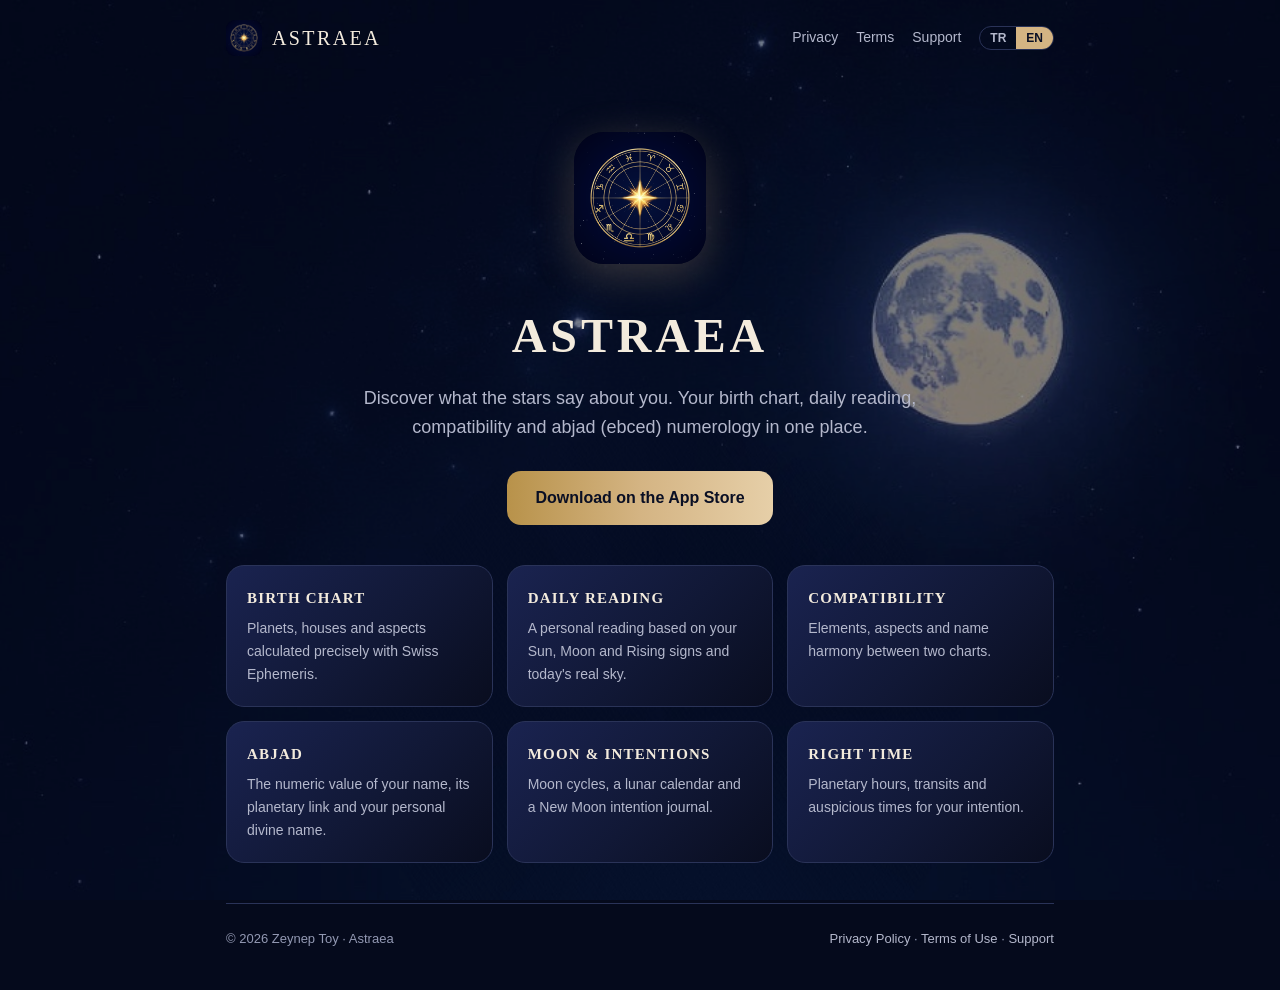
<file: index.html>
<!doctype html>
<html lang="tr">
<head>
<meta charset="utf-8">
<meta name="viewport" content="width=device-width, initial-scale=1">
<title>Astraea</title>
<meta name="description" content="Astraea: astrology, birth chart, compatibility and abjad (ebced) readings.">
<meta name="theme-color" content="#0A0F24">
<link rel="icon" type="image/png" href="/assets/favicon.png">
<link rel="apple-touch-icon" href="/assets/icon-180.png">
<link rel="stylesheet" href="/styles.css">
</head>
<body data-title-tr="Astraea" data-title-en="Astraea">
<div class="wrap">
  <header class="site">
    <a class="brand" href="/"><img src="/assets/icon-180.png" alt="">Astraea</a>
    <nav class="links">
      <a href="/privacy" class="hide-sm"><span data-lang="tr">Gizlilik</span><span data-lang="en">Privacy</span></a>
      <a href="/terms" class="hide-sm"><span data-lang="tr">Koşullar</span><span data-lang="en">Terms</span></a>
      <a href="/support"><span data-lang="tr">Destek</span><span data-lang="en">Support</span></a>
      <span class="lang"><button data-set="tr">TR</button><button data-set="en">EN</button></span>
    </nav>
  </header>

    <div class="hero">
      <img class="icon" src="/assets/icon-512.png" alt="Astraea">
      <h1>Astraea</h1>
      <p class="tagline" data-lang="tr">Yıldızların senin için ne söylediğini keşfet. Doğum haritan, günlük yorumun, uyumun ve ebced hesabın tek bir yerde.</p>
      <p class="tagline" data-lang="en">Discover what the stars say about you. Your birth chart, daily reading, compatibility and abjad (ebced) numerology in one place.</p>
      <a class="button" href="https://apps.apple.com/app/id6766024186">
        <span data-lang="tr">App Store'dan İndir</span><span data-lang="en">Download on the App Store</span>
      </a>
    </div>
    <div class="grid">
      <div class="card"><h3 data-lang="tr">Doğum Haritası</h3><h3 data-lang="en">Birth Chart</h3>
        <p data-lang="tr">Swiss Ephemeris ile hassas hesaplanan gezegenler, evler ve açılar.</p>
        <p data-lang="en">Planets, houses and aspects calculated precisely with Swiss Ephemeris.</p></div>
      <div class="card"><h3 data-lang="tr">Günlük Yorum</h3><h3 data-lang="en">Daily Reading</h3>
        <p data-lang="tr">Güneş, Ay ve Yükselen burcuna ve günün gerçek gökyüzüne göre kişisel yorum.</p>
        <p data-lang="en">A personal reading based on your Sun, Moon and Rising signs and today's real sky.</p></div>
      <div class="card"><h3 data-lang="tr">Uyum</h3><h3 data-lang="en">Compatibility</h3>
        <p data-lang="tr">İki haritanın elementleri, açıları ve isim uyumu.</p>
        <p data-lang="en">Elements, aspects and name harmony between two charts.</p></div>
      <div class="card"><h3 data-lang="tr">Ebced</h3><h3 data-lang="en">Abjad</h3>
        <p data-lang="tr">İsminin sayısal değeri, gezegen bağlantısı ve sana özel esma.</p>
        <p data-lang="en">The numeric value of your name, its planetary link and your personal divine name.</p></div>
      <div class="card"><h3 data-lang="tr">Ay ve Niyet</h3><h3 data-lang="en">Moon &amp; Intentions</h3>
        <p data-lang="tr">Ay döngüleri, takvim ve Yeni Ay niyet defteri.</p>
        <p data-lang="en">Moon cycles, a lunar calendar and a New Moon intention journal.</p></div>
      <div class="card"><h3 data-lang="tr">Doğru Zaman</h3><h3 data-lang="en">Right Time</h3>
        <p data-lang="tr">Gezegen saatleri, transitler ve niyetine göre uygun zamanlar.</p>
        <p data-lang="en">Planetary hours, transits and auspicious times for your intention.</p></div>
    </div>

  <footer class="site">
    <span>© <span id="year">2026</span> Zeynep Toy · Astraea</span>
    <span>
      <a href="/privacy"><span data-lang="tr">Gizlilik Politikası</span><span data-lang="en">Privacy Policy</span></a> ·
      <a href="/terms"><span data-lang="tr">Kullanım Koşulları</span><span data-lang="en">Terms of Use</span></a> ·
      <a href="/support"><span data-lang="tr">Destek</span><span data-lang="en">Support</span></a>
    </span>
  </footer>
</div>
<script src="/lang.js"></script>
</body>
</html>
</file>
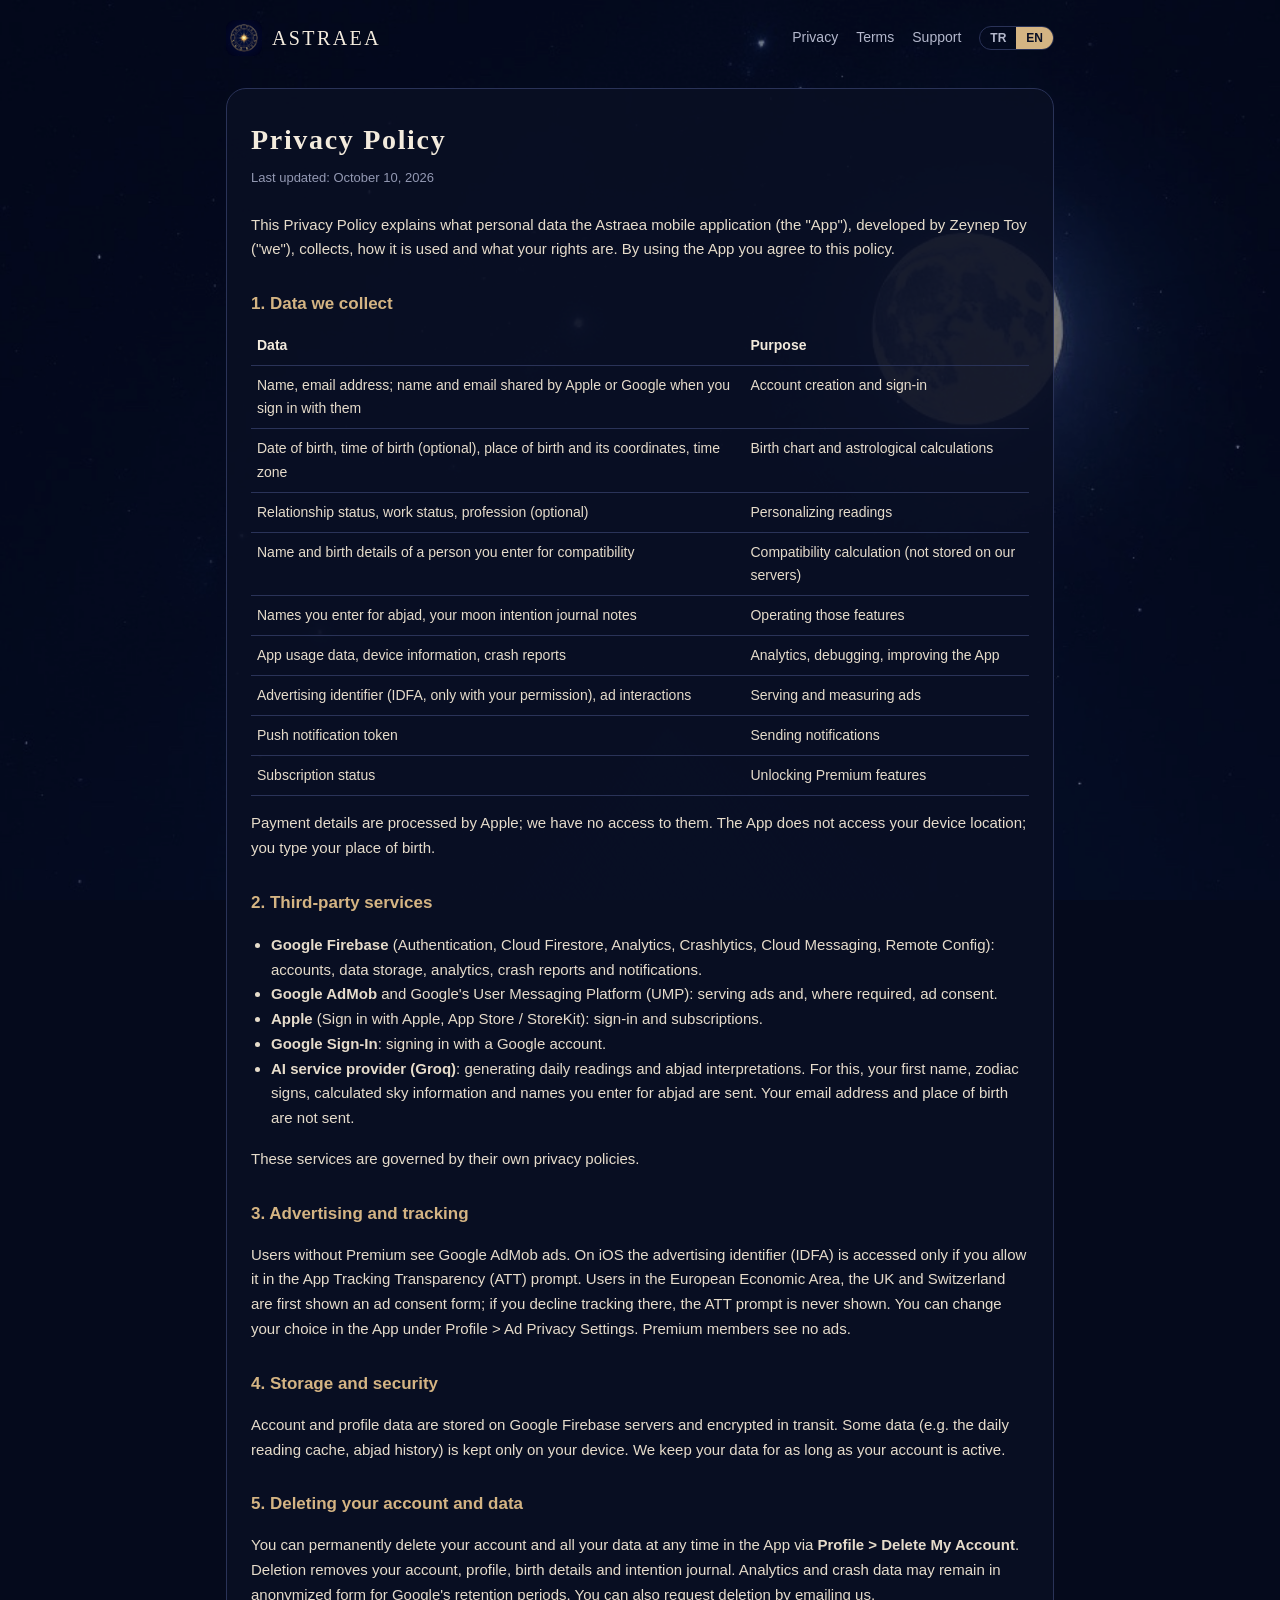
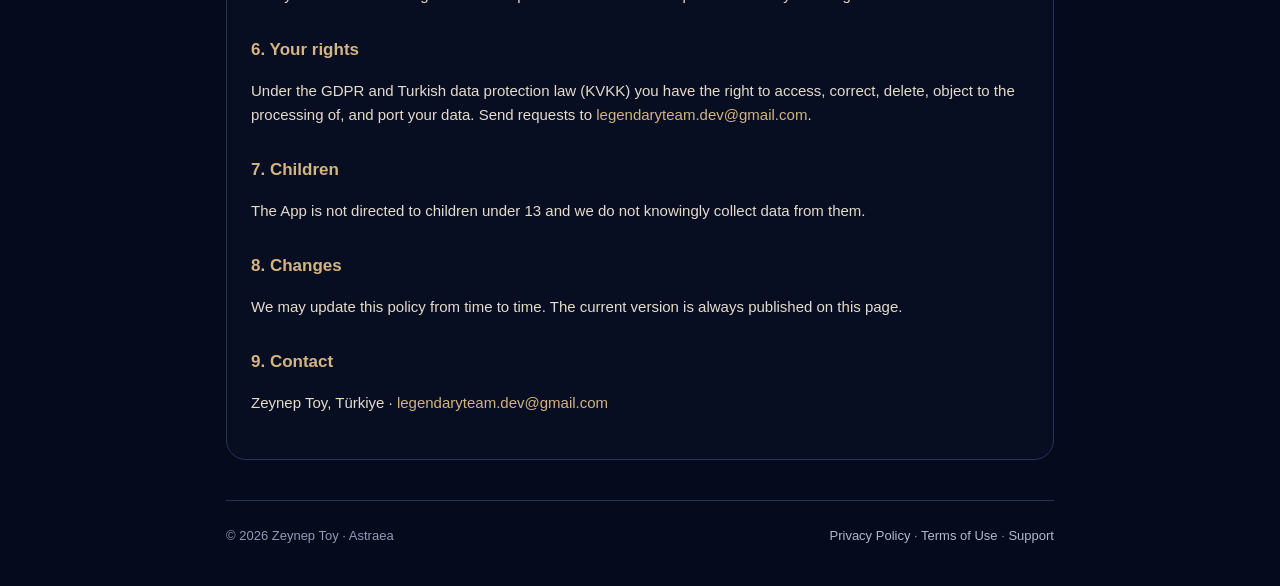
<file: privacy.html>
<!doctype html>
<html lang="tr">
<head>
<meta charset="utf-8">
<meta name="viewport" content="width=device-width, initial-scale=1">
<title>Gizlilik Politikası · Astraea</title>
<meta name="description" content="Astraea: astrology, birth chart, compatibility and abjad (ebced) readings.">
<meta name="theme-color" content="#0A0F24">
<link rel="icon" type="image/png" href="/assets/favicon.png">
<link rel="apple-touch-icon" href="/assets/icon-180.png">
<link rel="stylesheet" href="/styles.css">
</head>
<body data-title-tr="Gizlilik Politikası · Astraea" data-title-en="Privacy Policy · Astraea">
<div class="wrap">
  <header class="site">
    <a class="brand" href="/"><img src="/assets/icon-180.png" alt="">Astraea</a>
    <nav class="links">
      <a href="/privacy" class="hide-sm"><span data-lang="tr">Gizlilik</span><span data-lang="en">Privacy</span></a>
      <a href="/terms" class="hide-sm"><span data-lang="tr">Koşullar</span><span data-lang="en">Terms</span></a>
      <a href="/support"><span data-lang="tr">Destek</span><span data-lang="en">Support</span></a>
      <span class="lang"><button data-set="tr">TR</button><button data-set="en">EN</button></span>
    </nav>
  </header>

    <article class="doc" data-lang="tr">
      <h1>Gizlilik Politikası</h1>
      <div class="updated">Son güncelleme: 10 Ekim 2026</div>
      <p>Bu Gizlilik Politikası, Zeynep Toy ("biz") tarafından geliştirilen Astraea mobil uygulamasının ("Uygulama") hangi kişisel verileri topladığını, nasıl kullandığını ve haklarını açıklar. Uygulamayı kullanarak bu politikayı kabul etmiş olursun.</p>

      <h2>1. Topladığımız veriler</h2>
      <table>
        <tr><th>Veri</th><th>Amaç</th></tr>
        <tr><td>Ad, e-posta adresi; Apple veya Google ile girişte bu hizmetlerin paylaştığı ad ve e-posta</td><td>Hesap oluşturma ve giriş</td></tr>
        <tr><td>Doğum tarihi, doğum saati (isteğe bağlı), doğum yeri ve koordinatları, saat dilimi</td><td>Doğum haritası ve astrolojik hesaplamalar</td></tr>
        <tr><td>İlişki durumu, iş durumu, meslek (isteğe bağlı)</td><td>Yorumları kişiselleştirme</td></tr>
        <tr><td>Uyum için girdiğin kişinin adı ve doğum bilgileri</td><td>Uyum hesaplaması (sunucuda saklanmaz)</td></tr>
        <tr><td>Ebced için girdiğin isimler, Ay niyet defteri notların</td><td>İlgili özelliklerin çalışması</td></tr>
        <tr><td>Uygulama kullanım verileri, cihaz bilgileri, çökme raporları</td><td>Analiz, hata ayıklama, uygulamayı geliştirme</td></tr>
        <tr><td>Reklam kimliği (IDFA, yalnızca izin verirsen), reklam etkileşimleri</td><td>Reklam gösterimi ve ölçümü</td></tr>
        <tr><td>Bildirim belirteci (push token)</td><td>Bildirim gönderme</td></tr>
        <tr><td>Abonelik durumu</td><td>Premium özelliklerin açılması</td></tr>
      </table>
      <p>Ödeme bilgilerin (kart bilgileri vb.) Apple tarafından işlenir; bu bilgilere erişimimiz yoktur. Uygulama konumunu otomatik olarak almaz; doğum yerini sen yazarsın.</p>

      <h2>2. Kullandığımız üçüncü taraf hizmetler</h2>
      <ul>
        <li><b>Google Firebase</b> (Authentication, Cloud Firestore, Analytics, Crashlytics, Cloud Messaging, Remote Config): hesap, veri saklama, analiz, çökme raporları ve bildirimler.</li>
        <li><b>Google AdMob</b> ve Google'ın kullanıcı mesajlaşma platformu (UMP): reklam gösterimi ve gerekli bölgelerde reklam onayı.</li>
        <li><b>Apple</b> (Sign in with Apple, App Store / StoreKit): giriş ve abonelik işlemleri.</li>
        <li><b>Google Sign-In</b>: Google hesabıyla giriş.</li>
        <li><b>Yapay zekâ hizmet sağlayıcısı (Groq)</b>: günlük yorum ve ebced yorumlarının üretilmesi. Bu amaçla adın, burç bilgilerin, hesaplanmış gökyüzü bilgileri ve ebced için girdiğin isimler gönderilir. E-posta adresin ve doğum yerin gönderilmez.</li>
      </ul>
      <p>Bu hizmetlerin kendi gizlilik politikaları geçerlidir.</p>

      <h2>3. Reklamlar ve takip</h2>
      <p>Premium olmayan kullanıcılara Google AdMob reklamları gösterilir. iOS'ta reklam kimliğine (IDFA) yalnızca Uygulama Takip Şeffaflığı (ATT) penceresinde izin verirsen erişilir. Avrupa Ekonomik Alanı, Birleşik Krallık ve İsviçre'deki kullanıcılara önce reklam onay formu gösterilir; bu formda takibi reddedersen ATT izni hiç istenmez. Tercihini Uygulama içinde Profil &gt; Reklam Gizlilik Ayarları bölümünden değiştirebilirsin. Premium üyelere reklam gösterilmez.</p>

      <h2>4. Verilerin saklanması ve güvenliği</h2>
      <p>Hesap ve profil verilerin Google Firebase sunucularında saklanır ve aktarım sırasında şifrelenir. Bazı veriler (ör. günlük yorum önbelleği, ebced geçmişi) yalnızca cihazında tutulur. Verilerini hesabın aktif olduğu sürece saklarız.</p>

      <h2>5. Hesabın ve verilerin silinmesi</h2>
      <p>Hesabını ve tüm verilerini istediğin zaman Uygulama içinden <b>Profil &gt; Hesabımı Sil</b> adımıyla kalıcı olarak silebilirsin. Silme işlemi hesabını, profilini, doğum bilgilerini ve niyet defterini kaldırır. Analiz ve çökme verileri anonimleştirilmiş olarak Google'ın saklama süreleri boyunca kalabilir. Ayrıca bize e-postayla yazarak silme talep edebilirsin.</p>

      <h2>6. Hakların</h2>
      <p>KVKK ve GDPR kapsamında verilerine erişme, düzeltme, silme, işlenmesine itiraz etme ve taşınabilirlik haklarına sahipsin. Talepler için <a href="mailto:legendaryteam.dev@gmail.com">legendaryteam.dev@gmail.com</a> adresine yazabilirsin.</p>

      <h2>7. Çocuklar</h2>
      <p>Uygulama 13 yaşından küçük çocuklara yönelik değildir ve bilerek bu yaştaki çocuklardan veri toplamayız.</p>

      <h2>8. Değişiklikler</h2>
      <p>Bu politikayı zaman zaman güncelleyebiliriz. Güncel sürüm her zaman bu sayfada yayımlanır.</p>

      <h2>9. İletişim</h2>
      <p>Zeynep Toy, Türkiye · <a href="mailto:legendaryteam.dev@gmail.com">legendaryteam.dev@gmail.com</a></p>
    </article>

    <article class="doc" data-lang="en">
      <h1>Privacy Policy</h1>
      <div class="updated">Last updated: October 10, 2026</div>
      <p>This Privacy Policy explains what personal data the Astraea mobile application (the "App"), developed by Zeynep Toy ("we"), collects, how it is used and what your rights are. By using the App you agree to this policy.</p>

      <h2>1. Data we collect</h2>
      <table>
        <tr><th>Data</th><th>Purpose</th></tr>
        <tr><td>Name, email address; name and email shared by Apple or Google when you sign in with them</td><td>Account creation and sign-in</td></tr>
        <tr><td>Date of birth, time of birth (optional), place of birth and its coordinates, time zone</td><td>Birth chart and astrological calculations</td></tr>
        <tr><td>Relationship status, work status, profession (optional)</td><td>Personalizing readings</td></tr>
        <tr><td>Name and birth details of a person you enter for compatibility</td><td>Compatibility calculation (not stored on our servers)</td></tr>
        <tr><td>Names you enter for abjad, your moon intention journal notes</td><td>Operating those features</td></tr>
        <tr><td>App usage data, device information, crash reports</td><td>Analytics, debugging, improving the App</td></tr>
        <tr><td>Advertising identifier (IDFA, only with your permission), ad interactions</td><td>Serving and measuring ads</td></tr>
        <tr><td>Push notification token</td><td>Sending notifications</td></tr>
        <tr><td>Subscription status</td><td>Unlocking Premium features</td></tr>
      </table>
      <p>Payment details are processed by Apple; we have no access to them. The App does not access your device location; you type your place of birth.</p>

      <h2>2. Third-party services</h2>
      <ul>
        <li><b>Google Firebase</b> (Authentication, Cloud Firestore, Analytics, Crashlytics, Cloud Messaging, Remote Config): accounts, data storage, analytics, crash reports and notifications.</li>
        <li><b>Google AdMob</b> and Google's User Messaging Platform (UMP): serving ads and, where required, ad consent.</li>
        <li><b>Apple</b> (Sign in with Apple, App Store / StoreKit): sign-in and subscriptions.</li>
        <li><b>Google Sign-In</b>: signing in with a Google account.</li>
        <li><b>AI service provider (Groq)</b>: generating daily readings and abjad interpretations. For this, your first name, zodiac signs, calculated sky information and names you enter for abjad are sent. Your email address and place of birth are not sent.</li>
      </ul>
      <p>These services are governed by their own privacy policies.</p>

      <h2>3. Advertising and tracking</h2>
      <p>Users without Premium see Google AdMob ads. On iOS the advertising identifier (IDFA) is accessed only if you allow it in the App Tracking Transparency (ATT) prompt. Users in the European Economic Area, the UK and Switzerland are first shown an ad consent form; if you decline tracking there, the ATT prompt is never shown. You can change your choice in the App under Profile &gt; Ad Privacy Settings. Premium members see no ads.</p>

      <h2>4. Storage and security</h2>
      <p>Account and profile data are stored on Google Firebase servers and encrypted in transit. Some data (e.g. the daily reading cache, abjad history) is kept only on your device. We keep your data for as long as your account is active.</p>

      <h2>5. Deleting your account and data</h2>
      <p>You can permanently delete your account and all your data at any time in the App via <b>Profile &gt; Delete My Account</b>. Deletion removes your account, profile, birth details and intention journal. Analytics and crash data may remain in anonymized form for Google's retention periods. You can also request deletion by emailing us.</p>

      <h2>6. Your rights</h2>
      <p>Under the GDPR and Turkish data protection law (KVKK) you have the right to access, correct, delete, object to the processing of, and port your data. Send requests to <a href="mailto:legendaryteam.dev@gmail.com">legendaryteam.dev@gmail.com</a>.</p>

      <h2>7. Children</h2>
      <p>The App is not directed to children under 13 and we do not knowingly collect data from them.</p>

      <h2>8. Changes</h2>
      <p>We may update this policy from time to time. The current version is always published on this page.</p>

      <h2>9. Contact</h2>
      <p>Zeynep Toy, Türkiye · <a href="mailto:legendaryteam.dev@gmail.com">legendaryteam.dev@gmail.com</a></p>
    </article>

  <footer class="site">
    <span>© <span id="year">2026</span> Zeynep Toy · Astraea</span>
    <span>
      <a href="/privacy"><span data-lang="tr">Gizlilik Politikası</span><span data-lang="en">Privacy Policy</span></a> ·
      <a href="/terms"><span data-lang="tr">Kullanım Koşulları</span><span data-lang="en">Terms of Use</span></a> ·
      <a href="/support"><span data-lang="tr">Destek</span><span data-lang="en">Support</span></a>
    </span>
  </footer>
</div>
<script src="/lang.js"></script>
</body>
</html>
</file>
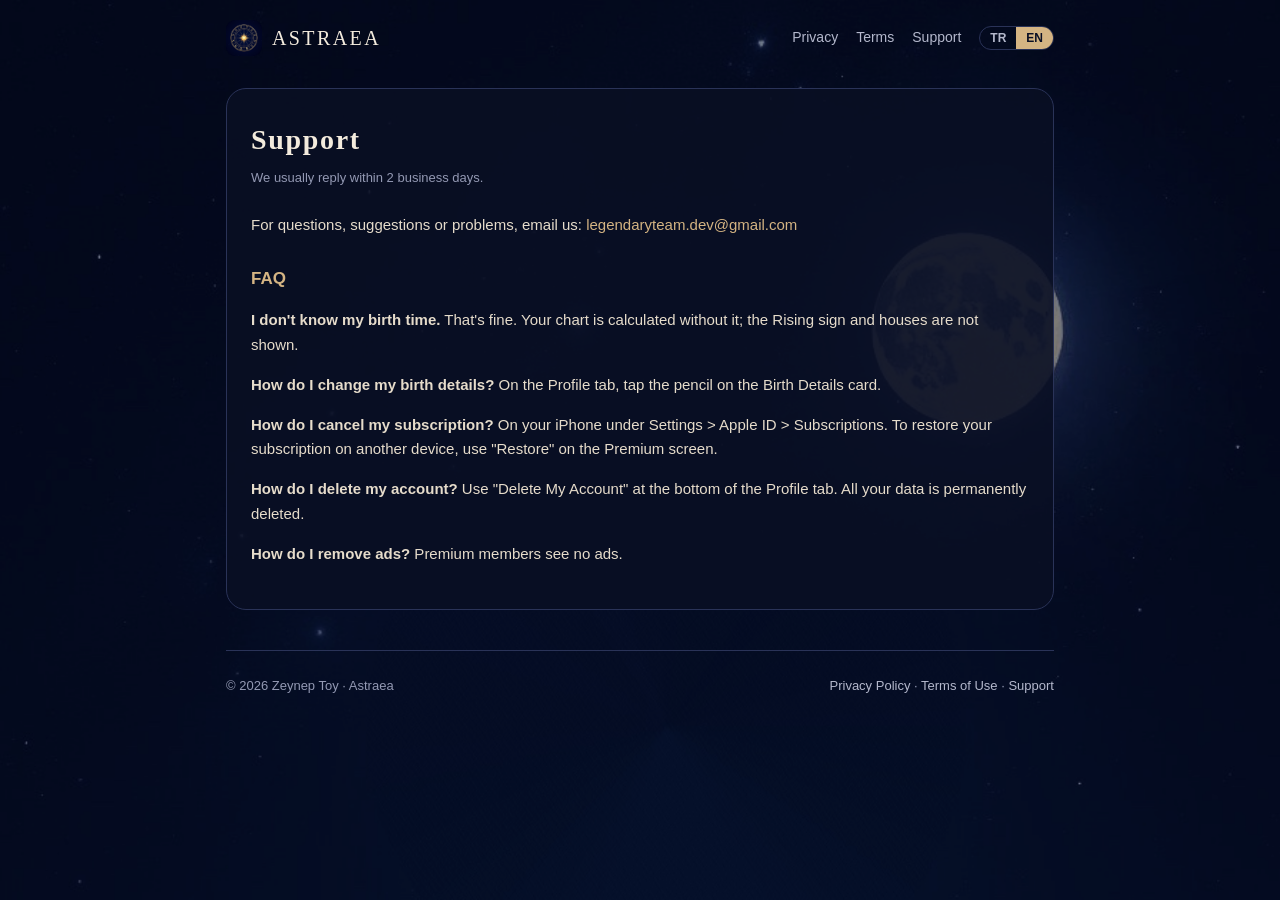
<file: support.html>
<!doctype html>
<html lang="tr">
<head>
<meta charset="utf-8">
<meta name="viewport" content="width=device-width, initial-scale=1">
<title>Destek · Astraea</title>
<meta name="description" content="Astraea: astrology, birth chart, compatibility and abjad (ebced) readings.">
<meta name="theme-color" content="#0A0F24">
<link rel="icon" type="image/png" href="/assets/favicon.png">
<link rel="apple-touch-icon" href="/assets/icon-180.png">
<link rel="stylesheet" href="/styles.css">
</head>
<body data-title-tr="Destek · Astraea" data-title-en="Support · Astraea">
<div class="wrap">
  <header class="site">
    <a class="brand" href="/"><img src="/assets/icon-180.png" alt="">Astraea</a>
    <nav class="links">
      <a href="/privacy" class="hide-sm"><span data-lang="tr">Gizlilik</span><span data-lang="en">Privacy</span></a>
      <a href="/terms" class="hide-sm"><span data-lang="tr">Koşullar</span><span data-lang="en">Terms</span></a>
      <a href="/support"><span data-lang="tr">Destek</span><span data-lang="en">Support</span></a>
      <span class="lang"><button data-set="tr">TR</button><button data-set="en">EN</button></span>
    </nav>
  </header>

    <article class="doc" data-lang="tr">
      <h1>Destek</h1>
      <div class="updated">Genellikle 2 iş günü içinde yanıt veriyoruz.</div>
      <p>Soru, öneri veya sorun bildirimi için bize yaz: <a href="mailto:legendaryteam.dev@gmail.com">legendaryteam.dev@gmail.com</a></p>
      <h2>Sık sorulan sorular</h2>
      <p><b>Doğum saatimi bilmiyorum.</b> Sorun değil. Saat bilinmeden de haritan hesaplanır; Yükselen burç ve evler gösterilmez.</p>
      <p><b>Doğum bilgilerimi nasıl değiştiririm?</b> Profil sekmesinde Doğum Bilgileri kartındaki kalem simgesine dokun.</p>
      <p><b>Aboneliğimi nasıl iptal ederim?</b> iPhone'unda Ayarlar &gt; Apple Kimliği &gt; Abonelikler bölümünden. Başka bir cihazda aboneliğini geri almak için Premium sayfasındaki "Geri Yükle" butonunu kullan.</p>
      <p><b>Hesabımı nasıl silerim?</b> Profil sekmesinin en altındaki "Hesabımı Sil" butonuyla. Tüm verilerin kalıcı olarak silinir.</p>
      <p><b>Reklamları nasıl kaldırırım?</b> Premium üyelikte reklam gösterilmez.</p>
    </article>
    <article class="doc" data-lang="en">
      <h1>Support</h1>
      <div class="updated">We usually reply within 2 business days.</div>
      <p>For questions, suggestions or problems, email us: <a href="mailto:legendaryteam.dev@gmail.com">legendaryteam.dev@gmail.com</a></p>
      <h2>FAQ</h2>
      <p><b>I don't know my birth time.</b> That's fine. Your chart is calculated without it; the Rising sign and houses are not shown.</p>
      <p><b>How do I change my birth details?</b> On the Profile tab, tap the pencil on the Birth Details card.</p>
      <p><b>How do I cancel my subscription?</b> On your iPhone under Settings &gt; Apple ID &gt; Subscriptions. To restore your subscription on another device, use "Restore" on the Premium screen.</p>
      <p><b>How do I delete my account?</b> Use "Delete My Account" at the bottom of the Profile tab. All your data is permanently deleted.</p>
      <p><b>How do I remove ads?</b> Premium members see no ads.</p>
    </article>

  <footer class="site">
    <span>© <span id="year">2026</span> Zeynep Toy · Astraea</span>
    <span>
      <a href="/privacy"><span data-lang="tr">Gizlilik Politikası</span><span data-lang="en">Privacy Policy</span></a> ·
      <a href="/terms"><span data-lang="tr">Kullanım Koşulları</span><span data-lang="en">Terms of Use</span></a> ·
      <a href="/support"><span data-lang="tr">Destek</span><span data-lang="en">Support</span></a>
    </span>
  </footer>
</div>
<script src="/lang.js"></script>
</body>
</html>
</file>
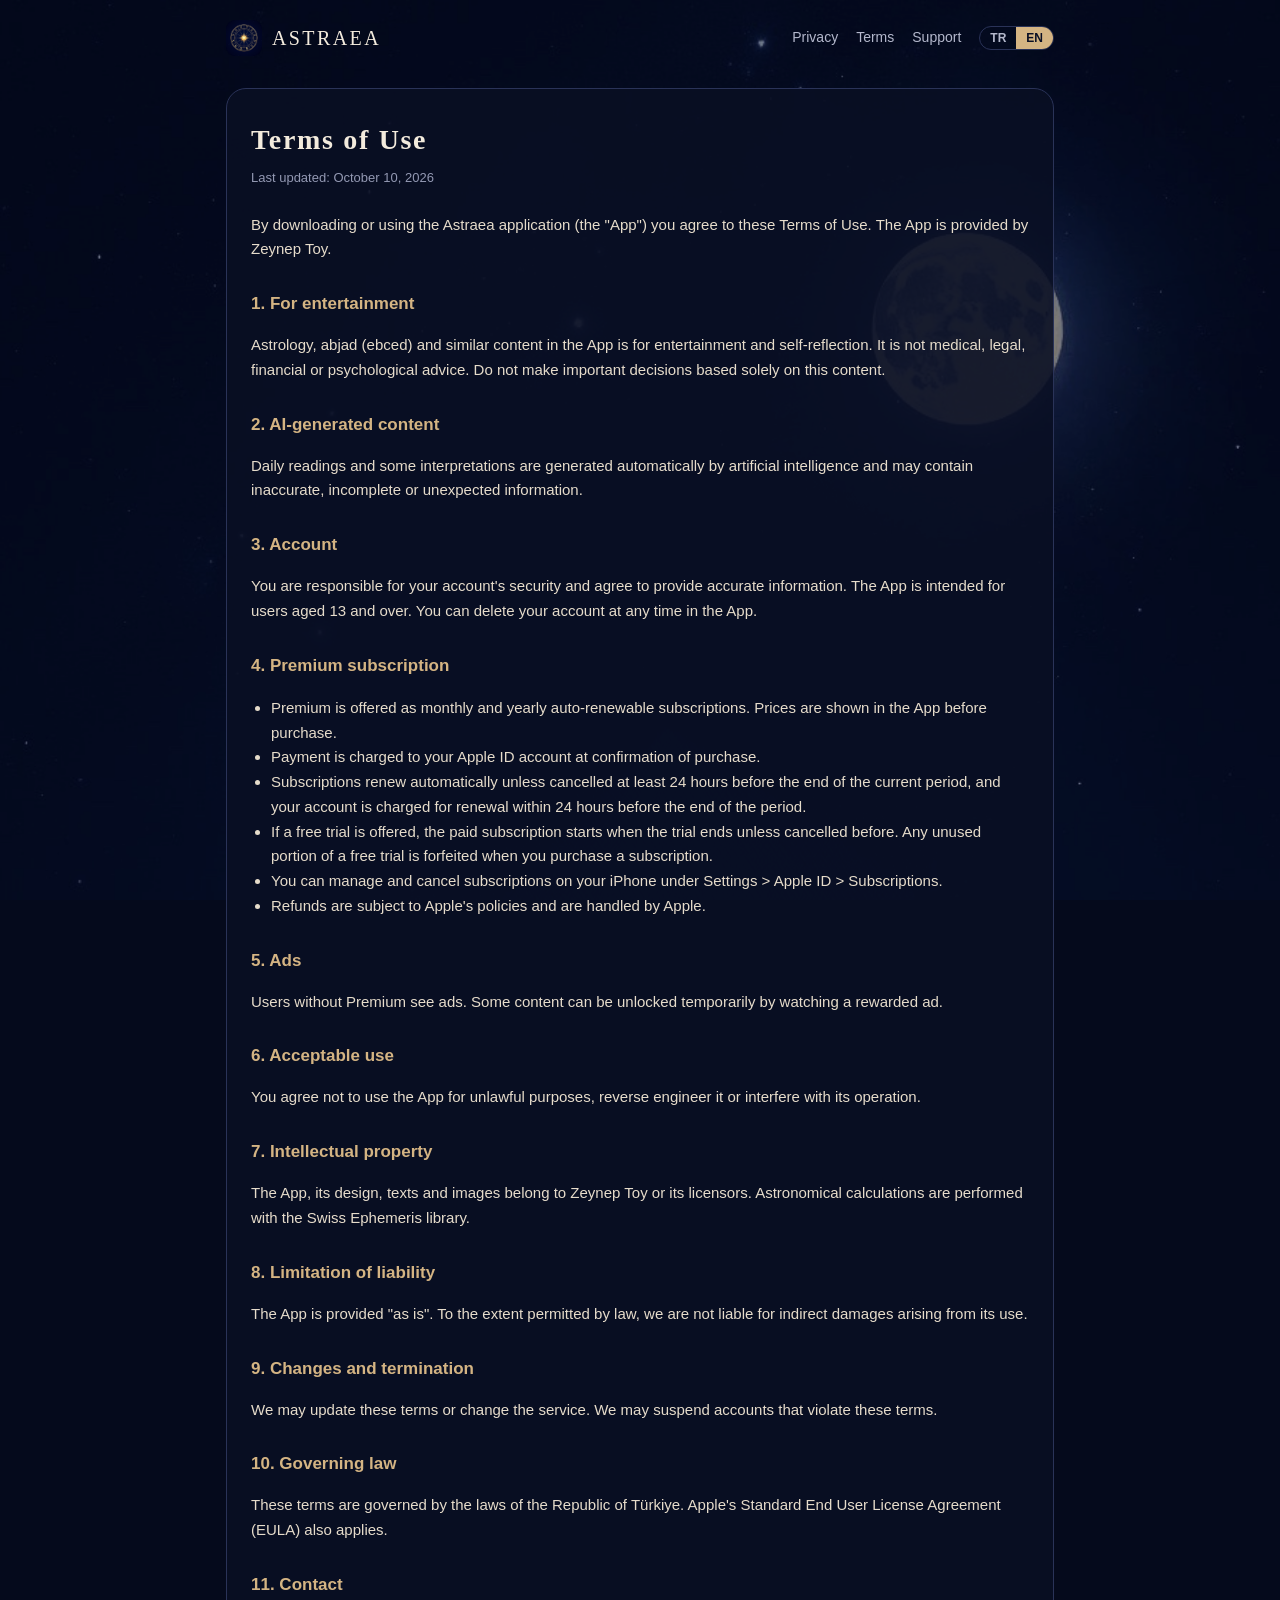
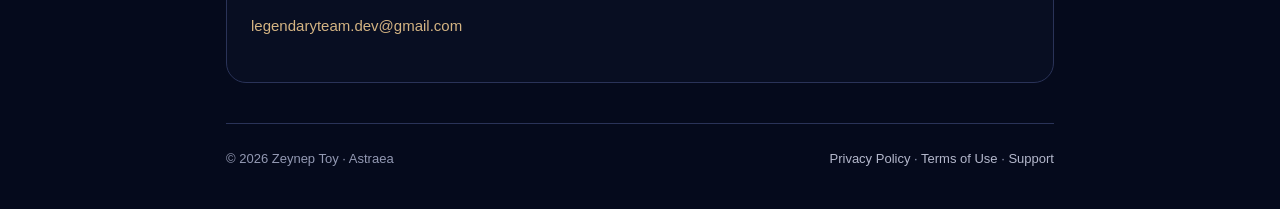
<file: terms.html>
<!doctype html>
<html lang="tr">
<head>
<meta charset="utf-8">
<meta name="viewport" content="width=device-width, initial-scale=1">
<title>Kullanım Koşulları · Astraea</title>
<meta name="description" content="Astraea: astrology, birth chart, compatibility and abjad (ebced) readings.">
<meta name="theme-color" content="#0A0F24">
<link rel="icon" type="image/png" href="/assets/favicon.png">
<link rel="apple-touch-icon" href="/assets/icon-180.png">
<link rel="stylesheet" href="/styles.css">
</head>
<body data-title-tr="Kullanım Koşulları · Astraea" data-title-en="Terms of Use · Astraea">
<div class="wrap">
  <header class="site">
    <a class="brand" href="/"><img src="/assets/icon-180.png" alt="">Astraea</a>
    <nav class="links">
      <a href="/privacy" class="hide-sm"><span data-lang="tr">Gizlilik</span><span data-lang="en">Privacy</span></a>
      <a href="/terms" class="hide-sm"><span data-lang="tr">Koşullar</span><span data-lang="en">Terms</span></a>
      <a href="/support"><span data-lang="tr">Destek</span><span data-lang="en">Support</span></a>
      <span class="lang"><button data-set="tr">TR</button><button data-set="en">EN</button></span>
    </nav>
  </header>

    <article class="doc" data-lang="tr">
      <h1>Kullanım Koşulları</h1>
      <div class="updated">Son güncelleme: 10 Ekim 2026</div>
      <p>Astraea uygulamasını ("Uygulama") indirerek veya kullanarak bu Kullanım Koşullarını kabul etmiş olursun. Uygulama Zeynep Toy tarafından sunulmaktadır.</p>

      <h2>1. Eğlence amaçlıdır</h2>
      <p>Uygulamadaki astroloji, ebced ve benzeri içerikler eğlence ve kişisel keşif amaçlıdır. Tıbbi, hukuki, finansal veya psikolojik tavsiye niteliği taşımaz. Önemli kararlarını yalnızca bu içeriklere dayanarak verme.</p>

      <h2>2. Yapay zekâ içeriği</h2>
      <p>Günlük yorumlar ve bazı yorumlar yapay zekâ ile otomatik olarak üretilir. Bu içerikler hatalı, eksik veya beklentine uymayan bilgiler içerebilir.</p>

      <h2>3. Hesap</h2>
      <p>Hesabının güvenliğinden sen sorumlusun ve doğru bilgi vermeyi kabul edersin. Uygulamanın 13 yaşından büyük kullanıcılar tarafından kullanılması amaçlanmıştır. Hesabını istediğin zaman Uygulama içinden silebilirsin.</p>

      <h2>4. Premium abonelik</h2>
      <ul>
        <li>Premium, aylık ve yıllık otomatik yenilenen abonelik olarak sunulur. Fiyatlar satın almadan önce Uygulamada gösterilir.</li>
        <li>Ödeme, satın alma onaylandığında Apple Kimliği hesabından tahsil edilir.</li>
        <li>Abonelik, dönem bitiminden en az 24 saat önce iptal edilmediği sürece otomatik olarak yenilenir ve yenileme ücreti dönem bitiminden önceki 24 saat içinde tahsil edilir.</li>
        <li>Ücretsiz deneme sunuluyorsa, deneme süresi bitmeden iptal edilmezse abonelik ücretli olarak başlar. Kullanılmayan deneme süresi abonelik satın alındığında geçersiz olur.</li>
        <li>Aboneliğini iPhone'unda Ayarlar &gt; Apple Kimliği &gt; Abonelikler bölümünden yönetebilir ve iptal edebilirsin.</li>
        <li>İade talepleri Apple'ın politikalarına tabidir ve Apple üzerinden yapılır.</li>
      </ul>

      <h2>5. Reklamlar</h2>
      <p>Premium olmayan kullanıcılara reklam gösterilir. Bazı içerikler ödüllü reklam izlenerek geçici olarak açılabilir.</p>

      <h2>6. Kabul edilebilir kullanım</h2>
      <p>Uygulamayı yasalara aykırı amaçlarla kullanmamayı, tersine mühendislik yapmamayı ve hizmetin işleyişini bozmamayı kabul edersin.</p>

      <h2>7. Fikri mülkiyet</h2>
      <p>Uygulama, tasarımı, metinleri ve görselleri Zeynep Toy'a veya lisans verenlerine aittir. Astronomik hesaplamalar Swiss Ephemeris kütüphanesi kullanılarak yapılır.</p>

      <h2>8. Sorumluluğun sınırlandırılması</h2>
      <p>Uygulama "olduğu gibi" sunulur. Yasaların izin verdiği ölçüde, Uygulamanın kullanımından doğan dolaylı zararlardan sorumlu değiliz.</p>

      <h2>9. Değişiklikler ve fesih</h2>
      <p>Bu koşulları güncelleyebilir veya hizmeti değiştirebiliriz. Koşulları ihlal eden hesapları askıya alabiliriz.</p>

      <h2>10. Uygulanacak hukuk</h2>
      <p>Bu koşullar Türkiye Cumhuriyeti yasalarına tabidir. Apple'ın Standart Son Kullanıcı Lisans Sözleşmesi (EULA) de geçerlidir.</p>

      <h2>11. İletişim</h2>
      <p><a href="mailto:legendaryteam.dev@gmail.com">legendaryteam.dev@gmail.com</a></p>
    </article>

    <article class="doc" data-lang="en">
      <h1>Terms of Use</h1>
      <div class="updated">Last updated: October 10, 2026</div>
      <p>By downloading or using the Astraea application (the "App") you agree to these Terms of Use. The App is provided by Zeynep Toy.</p>

      <h2>1. For entertainment</h2>
      <p>Astrology, abjad (ebced) and similar content in the App is for entertainment and self-reflection. It is not medical, legal, financial or psychological advice. Do not make important decisions based solely on this content.</p>

      <h2>2. AI-generated content</h2>
      <p>Daily readings and some interpretations are generated automatically by artificial intelligence and may contain inaccurate, incomplete or unexpected information.</p>

      <h2>3. Account</h2>
      <p>You are responsible for your account's security and agree to provide accurate information. The App is intended for users aged 13 and over. You can delete your account at any time in the App.</p>

      <h2>4. Premium subscription</h2>
      <ul>
        <li>Premium is offered as monthly and yearly auto-renewable subscriptions. Prices are shown in the App before purchase.</li>
        <li>Payment is charged to your Apple ID account at confirmation of purchase.</li>
        <li>Subscriptions renew automatically unless cancelled at least 24 hours before the end of the current period, and your account is charged for renewal within 24 hours before the end of the period.</li>
        <li>If a free trial is offered, the paid subscription starts when the trial ends unless cancelled before. Any unused portion of a free trial is forfeited when you purchase a subscription.</li>
        <li>You can manage and cancel subscriptions on your iPhone under Settings &gt; Apple ID &gt; Subscriptions.</li>
        <li>Refunds are subject to Apple's policies and are handled by Apple.</li>
      </ul>

      <h2>5. Ads</h2>
      <p>Users without Premium see ads. Some content can be unlocked temporarily by watching a rewarded ad.</p>

      <h2>6. Acceptable use</h2>
      <p>You agree not to use the App for unlawful purposes, reverse engineer it or interfere with its operation.</p>

      <h2>7. Intellectual property</h2>
      <p>The App, its design, texts and images belong to Zeynep Toy or its licensors. Astronomical calculations are performed with the Swiss Ephemeris library.</p>

      <h2>8. Limitation of liability</h2>
      <p>The App is provided "as is". To the extent permitted by law, we are not liable for indirect damages arising from its use.</p>

      <h2>9. Changes and termination</h2>
      <p>We may update these terms or change the service. We may suspend accounts that violate these terms.</p>

      <h2>10. Governing law</h2>
      <p>These terms are governed by the laws of the Republic of Türkiye. Apple's Standard End User License Agreement (EULA) also applies.</p>

      <h2>11. Contact</h2>
      <p><a href="mailto:legendaryteam.dev@gmail.com">legendaryteam.dev@gmail.com</a></p>
    </article>

  <footer class="site">
    <span>© <span id="year">2026</span> Zeynep Toy · Astraea</span>
    <span>
      <a href="/privacy"><span data-lang="tr">Gizlilik Politikası</span><span data-lang="en">Privacy Policy</span></a> ·
      <a href="/terms"><span data-lang="tr">Kullanım Koşulları</span><span data-lang="en">Terms of Use</span></a> ·
      <a href="/support"><span data-lang="tr">Destek</span><span data-lang="en">Support</span></a>
    </span>
  </footer>
</div>
<script src="/lang.js"></script>
</body>
</html>
</file>
<file: styles.css>
:root {
  --navy: #0A0F24;
  --navy-deep: #050A1C;
  --card: #111836;
  --card-top: #1A2350;
  --border: #2A3358;
  --gold: #D4B483;
  --gold-light: #E6CFA8;
  --cream: #F3EBDD;
  --body: #E6DCCB;
  --muted: #B4B8CC;
  --faint: #9399B3;
}

* { box-sizing: border-box; }

html, body { margin: 0; padding: 0; }

body {
  background: var(--navy-deep);
  color: var(--body);
  font-family: -apple-system, BlinkMacSystemFont, "Segoe UI", Roboto, Helvetica, Arial, sans-serif;
  line-height: 1.65;
  -webkit-font-smoothing: antialiased;
}

body::before {
  content: "";
  position: fixed;
  inset: 0;
  background: url("assets/sky.jpg") center top / cover no-repeat;
  opacity: 0.55;
  z-index: -1;
}

a { color: var(--gold); text-decoration: none; }
a:hover { text-decoration: underline; }

.wrap { max-width: 860px; margin: 0 auto; padding: 0 16px; }

header.site {
  display: flex;
  align-items: center;
  justify-content: space-between;
  padding: 20px 0;
}

.brand {
  display: flex;
  align-items: center;
  gap: 10px;
  font-family: Georgia, "Times New Roman", serif;
  font-size: 20px;
  letter-spacing: 0.12em;
  text-transform: uppercase;
  color: var(--cream);
}
.brand img { width: 36px; height: 36px; border-radius: 9px; }
.brand:hover { text-decoration: none; }

nav.links { display: flex; gap: 18px; align-items: center; font-size: 14px; }
nav.links a { color: var(--muted); }
nav.links a:hover { color: var(--gold); text-decoration: none; }

.lang {
  display: inline-flex;
  border: 1px solid var(--border);
  border-radius: 999px;
  overflow: hidden;
}
.lang button {
  background: transparent;
  color: var(--muted);
  border: 0;
  padding: 4px 10px;
  font-size: 12px;
  font-weight: 700;
  cursor: pointer;
}
.lang button.active { background: var(--gold); color: var(--navy); }

.hero { text-align: center; padding: 56px 0 40px; }
.hero img.icon { width: 132px; height: 132px; border-radius: 30px; box-shadow: 0 10px 40px rgba(212, 180, 131, 0.25); }
.hero h1 {
  font-family: Georgia, "Times New Roman", serif;
  font-weight: 600;
  font-size: clamp(32px, 6vw, 48px);
  letter-spacing: 0.08em;
  text-transform: uppercase;
  color: var(--cream);
  margin: 24px 0 8px;
}
.hero p.tagline { font-size: 18px; color: var(--muted); max-width: 560px; margin: 0 auto 28px; }

.button {
  display: inline-block;
  background: linear-gradient(90deg, #B8924A, var(--gold), var(--gold-light));
  color: var(--navy);
  font-weight: 700;
  padding: 14px 28px;
  border-radius: 14px;
}
.button:hover { text-decoration: none; opacity: 0.92; }

.grid {
  display: grid;
  grid-template-columns: repeat(auto-fit, minmax(240px, 1fr));
  gap: 14px;
  padding-bottom: 40px;
}

.card {
  background: linear-gradient(135deg, var(--card-top), var(--card) 55%, #090D1F);
  border: 1px solid var(--border);
  border-radius: 18px;
  padding: 20px;
}
.card h3 {
  font-family: Georgia, "Times New Roman", serif;
  font-size: 15px;
  letter-spacing: 0.08em;
  text-transform: uppercase;
  color: var(--cream);
  margin: 0 0 6px;
}
.card p { margin: 0; color: var(--muted); font-size: 14px; }

article.doc {
  background: rgba(10, 15, 36, 0.88);
  border: 1px solid var(--border);
  border-radius: 20px;
  padding: 28px 24px;
  margin: 12px 0 40px;
}
article.doc h1 {
  font-family: Georgia, "Times New Roman", serif;
  font-weight: 600;
  font-size: 28px;
  letter-spacing: 0.06em;
  color: var(--cream);
  margin: 0 0 4px;
}
article.doc .updated { color: var(--faint); font-size: 13px; margin-bottom: 24px; }
article.doc h2 { color: var(--gold); font-size: 17px; margin: 28px 0 8px; }
article.doc p, article.doc li { color: var(--body); font-size: 15px; }
article.doc ul { padding-left: 20px; }
article.doc table { width: 100%; border-collapse: collapse; font-size: 14px; margin: 8px 0; }
article.doc th, article.doc td { text-align: left; border-bottom: 1px solid var(--border); padding: 8px 6px; vertical-align: top; }
article.doc th { color: var(--cream); }

footer.site {
  border-top: 1px solid var(--border);
  padding: 24px 0 40px;
  color: var(--faint);
  font-size: 13px;
  display: flex;
  flex-wrap: wrap;
  gap: 12px 20px;
  justify-content: space-between;
}
footer.site a { color: var(--muted); }

[data-lang] { display: none; }
html[lang="tr"] [data-lang="tr"], html[lang="en"] [data-lang="en"] { display: revert; }

@media (max-width: 560px) {
  nav.links { gap: 12px; }
  nav.links a.hide-sm { display: none; }
  article.doc { padding: 22px 16px; }
}
</file>
